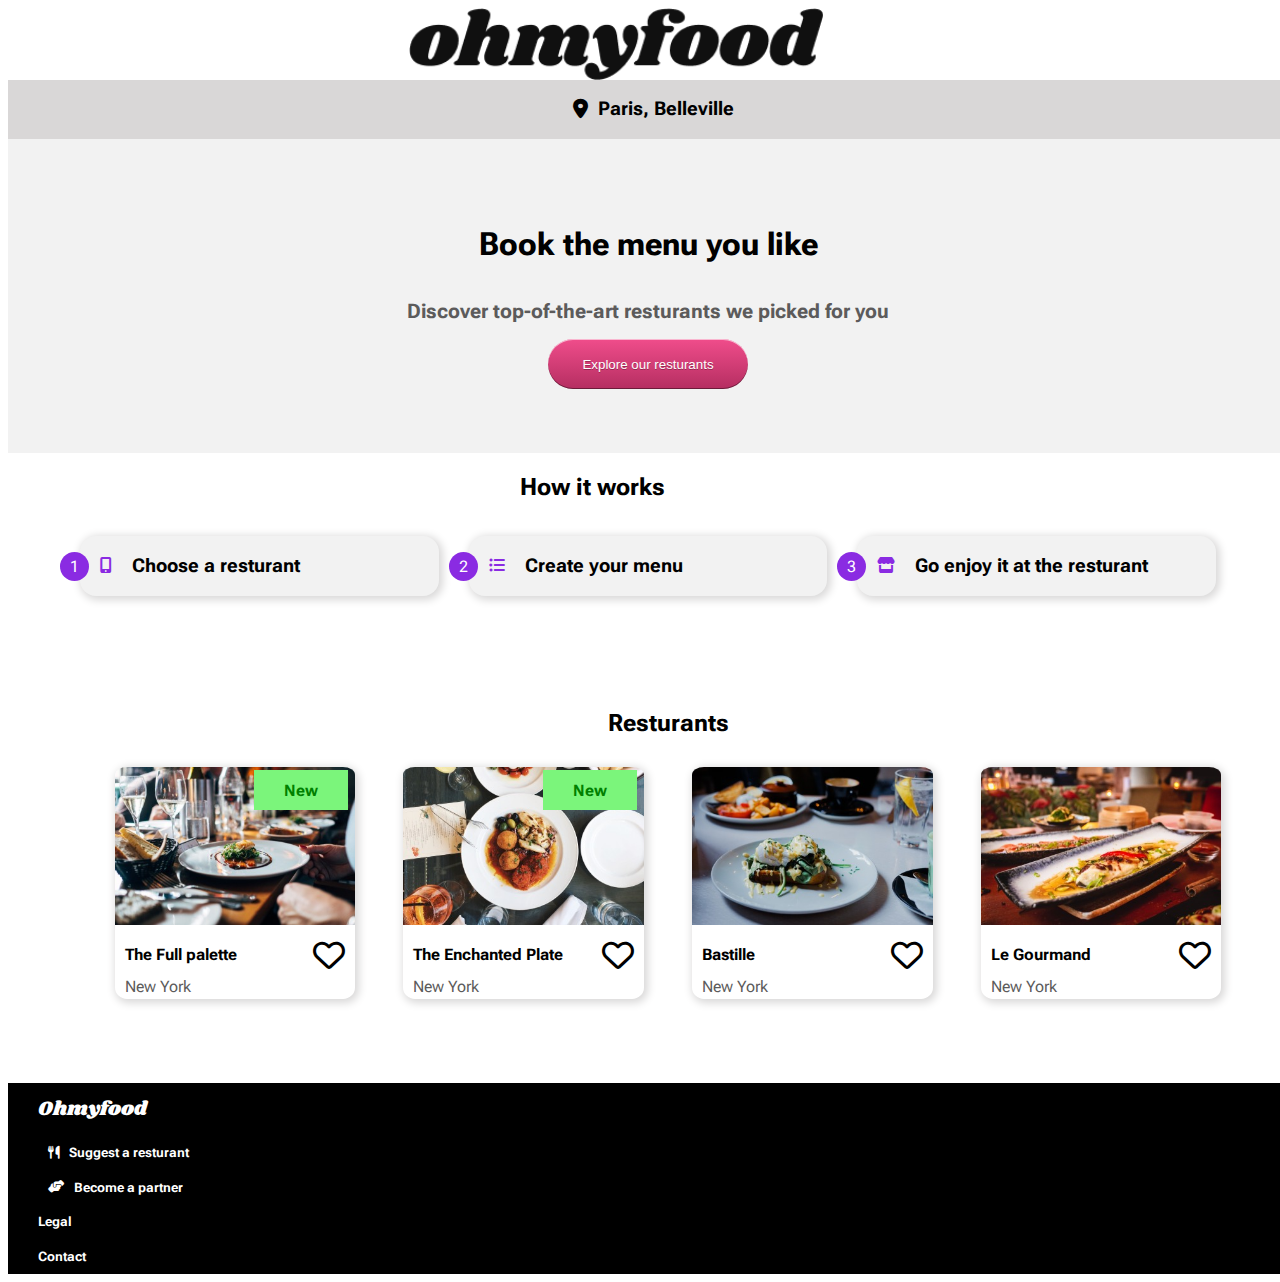
<file: index.html>
<!DOCTYPE html>
<html lang="en">
   <head>
      <title>ohmyfood</title>
      <link rel="stylesheet" type="text/css" href="./SCSS/main.css">
      <link type="text/css" rel="stylesheet" href="https://cdnjs.cloudflare.com/ajax/libs/font-awesome/6.2.1/css/all.min.css">
      <link rel="preconnect" href="https://fonts.gstatic.com" crossorigin>
      <link href="https://fonts.googleapis.com/css2?family=Raleway:ital,wght@1,200&family=Roboto+Flex:opsz,wght@8..144,200;8..144,300&display=swap" rel="stylesheet">
      <link rel="preconnect" href="https://fonts.googleapis.com">
      <link href="https://fonts.googleapis.com/css2?family=Raleway:ital,wght@1,200&family=Roboto+Flex:opsz,wght@8..144,200;8..144,300&family=Shrikhand&display=swap" rel="stylesheet">
   </head>
   <body>
      <div class="loader"></div>
      <main class="main">
         <header>
            <img src="Images/ohmyfood.png" alt="logo" class="top-logo">
         </header>
         <div class="location">
            <div class="map_icon">
               <i class="fa-sharp fa-solid fa-location-dot fa-lg"></i>
            </div>
            <h3> Paris, Belleville</h3>
         </div>
         <div class="explore-section">
            <h1>Book the menu you like</h1>
            <div class="txt_before_button">
               <h2>Discover top-of-the-art resturants we picked for you</h2>
            </div>
            <button>Explore our resturants</button>
         </div>
         <nav>
            <h2 class="nav_title">How it works</h2>
            <div class="options">
               <span class="number">1</span>
               <div class="mobile_icon">
                  <i class="fa-solid fa-mobile-screen-button"></i>
               </div>
               <h3> Choose a resturant</h3>
            </div>
            <div class="options">
               <span class="number">2</span>
               <div class="mobile_icon">
                  <i class="fa-solid fa-list-ul"></i>
               </div>
               <h3> Create your menu</h3>
            </div>
            <div class="options">
               <span class="number">3</span>
               <div class="mobile_icon">
                  <i class="fa-solid fa-store"></i>
               </div>
               <h3>Go enjoy it at the resturant</h3>
            </div>
         </nav>
         <div class="Resturants">
            <h2 class="food_title">Resturants</h2>
            <div class="Food_options">
               <div class="img_container">
                  <img src="Images/img_1.jpg" alt="food" class="food_imgs">
                  <div class="text-block">
                     <h4>New</h4>
                  </div>
               </div>
               <div class="food_txt">
                  <div class="food_name">
                     <p class="dish"><a href="./option1.html">The Full palette</a></p>
                     <p class="city"> New York</p>
                  </div>
                  <span class="icon-heart">
                  <i class="fa-solid fa-heart fill-heart"></i>
                  <i class="fa-regular fa-heart outline-heart"></i>
                  </span>
               </div>
            </div>
            <div class="Food_options">
               <div class="img_container">
                  <img src="Images/img_2.jpg" alt="food" class="food_img">
                  <div class="text-block">
                     <h4>New</h4>
                  </div>
               </div>
               <div class="food_txt">
                  <div class="food_name">
                     <p class="dish"><a href="./option2.html">The Enchanted Plate</a></p>
                     <p class="city"> New York</p>
                  </div>
                  <span class="icon-heart">
                  <i class="fa-solid fa-heart fill-heart"></i>
                  <i class="fa-regular fa-heart outline-heart"></i>
                  </span>
               </div>
            </div>
            <div class="Food_options">
               <div class="img_container">
                  <img src="Images/img_3.jpg" alt="food" class="food_img">
               </div>
               <div class="food_txt">
                  <div class="food_names">
                     <p class="dish"><a href="./option3.html">Bastille</a></p>
                     <p class="city"> New York</p>
                  </div>
                  <span class="icon-heart">
                  <i class="fa-solid fa-heart fill-heart"></i>
                  <i class="fa-regular fa-heart outline-heart "></i>
                  </span>
               </div>
            </div>
            <div class="Food_options">
               <div class="img_container">
                  <img src="Images/img_4.jpg" alt="food" class="food_img">
               </div>
               <div class="food_txt">
                  <div class="food_name">
                     <p class="dish"><a href="./option4.html">Le Gourmand</a></p>
                     <p class="city">New York</p>
                  </div>
                  <span class="icon-heart">
                  <i class="fa-solid fa-heart fill-heart "></i>
                  <i class="fa-regular fa-heart outline-heart"></i>
                  </span>
               </div>
            </div>
         </div>
         <footer>
            <h4 class="footer-logo">Ohmyfood</h4>
            <div class="footer_options">
               <div class="footer_icon">
                  <i class="fa-solid fa-utensils"></i>
               </div>
               <h4 class="bold-footer">Suggest a resturant</h4>
            </div>
            <div class="footer_options">
               <div class="footer_icon">
                  <i class="fa-solid fa-handshake-angle"></i>
               </div>
               <h4 class="bold-footer">Become a partner</h4>
            </div>
            <h4>Legal</h4>
            <h4><a href="mailto:info@ohmyfood.com" class="contact">Contact </a></h4>
         </footer>
      </main>
   </body>
</html>
</file>
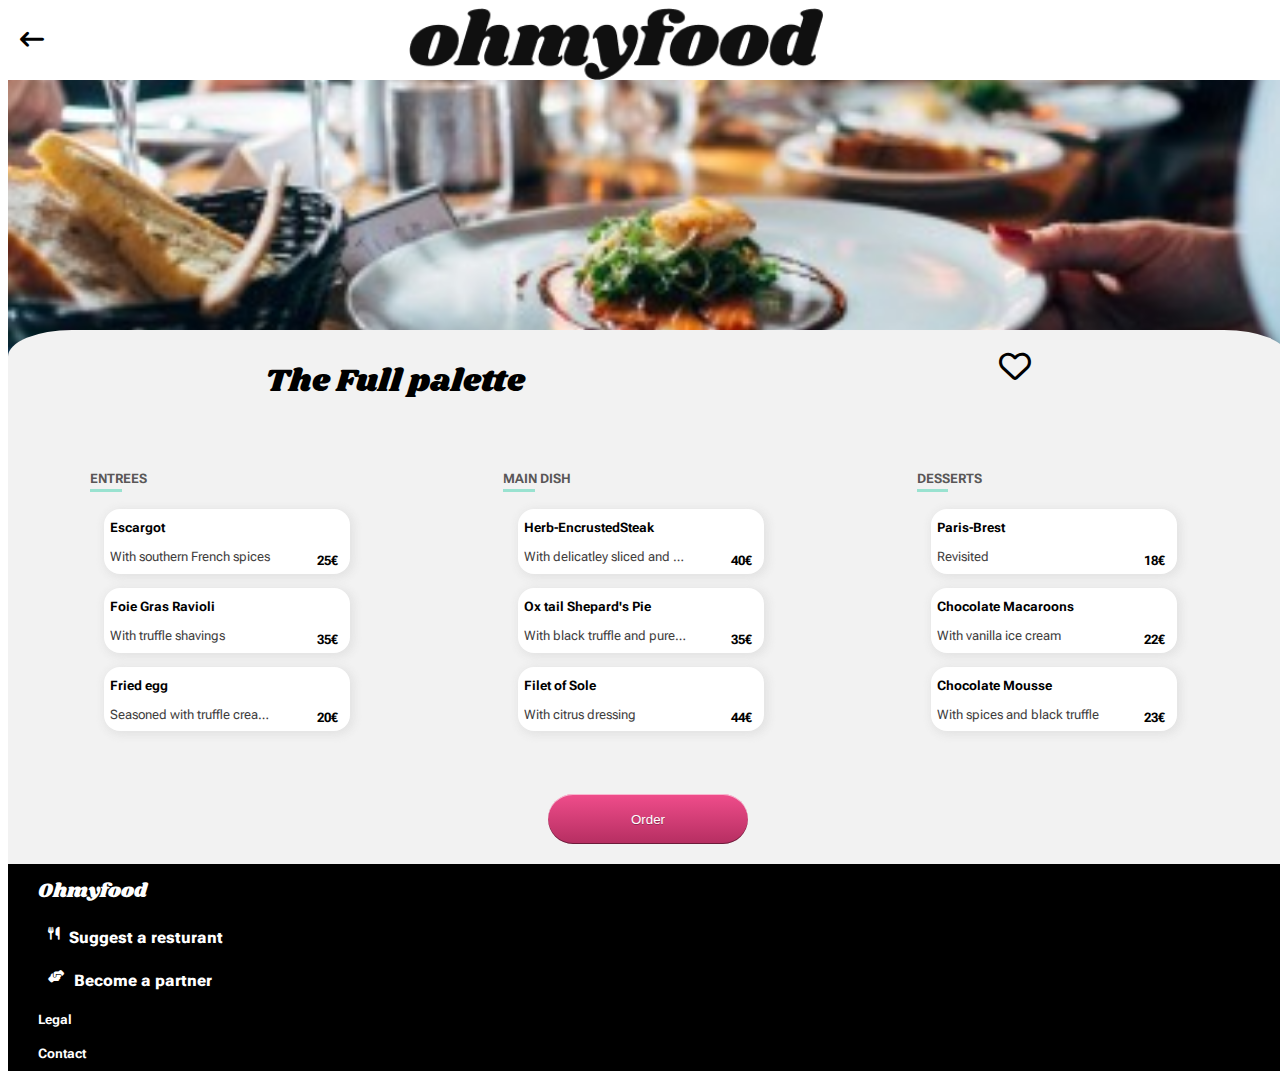
<file: option1.html>
<!DOCTYPE html>
<html lang="en">
   <head>
      <meta charset="UTF-8">
      <meta http-equiv="X-UA-Compatible" content="IE=edge">
      <meta name="viewport" content="width=device-width, initial-scale=1.0">
      <link rel="stylesheet" type="text/css" href="./SCSS/option1.css">
      <link rel="preconnect" href="https://fonts.googleapis.com">
      <link rel="preconnect" href="https://fonts.gstatic.com" crossorigin>
      <link href="https://fonts.googleapis.com/css2?family=Raleway:ital,wght@1,200&family=Roboto+Flex:opsz,wght@8..144,200;8..144,300&display=swap" rel="stylesheet">
      <link href="https://fonts.googleapis.com/css2?family=Raleway:ital,wght@1,200&family=Roboto+Flex:opsz,wght@8..144,200;8..144,300&family=Shrikhand&display=swap" rel="stylesheet">
      <link type="text/css" rel="stylesheet" href="https://cdnjs.cloudflare.com/ajax/libs/font-awesome/6.2.1/css/all.min.css">
      <title>Document</title>
   </head>
   <body>
      <header>
         <a href="./index.html"><i class="fa-solid fa-arrow-left-long arrow"></i></a>
         <img src="Images/ohmyfood.png" alt="logo" class="top-logo">
      </header>
      <div class="img_container">
         <!-- <img src="Images/img_1.jpg" alt="food" class="food_imgs"> -->
      </div>
      <section class="food-info">
         <div class="title">
            <div class="food_name">
               <p class="dish">The Full palette</p>
            </div>
            <span class="icon-heart">
            <i class=" fill-heart fa-solid fa-heart "></i>
            <i class="fa-regular fa-heart outline-heart"></i>
            </span>
         </div>
         <div class="choose">
            <div class="entrees">
               <h4 class="course">ENTREES</h4>
               <div class="e-options">
                  <div class="name">
                     <div class="dish-name">
                        <h4> Escargot</h4>
                     </div>
                     <div class="ingredients">
                        <p>With southern French spices</p>
                     </div>
                  </div>
                  <div class="price">
                     <p> 25€</p>
                  </div>
                  <div class="pick-me">
                     <i class="fa-sharp fa-solid fa-circle-check tick"></i>
                  </div>
               </div>
               <div class="e-options">
                  <div class="name">
                     <div class="dish-name">
                        <h4>Foie Gras Ravioli</h4>
                     </div>
                     <div class="ingredients">
                        <p >With truffle shavings</p>
                     </div>
                  </div>
                  <div class="price">
                     <p> 35€</p>
                  </div>
                  <div class="pick-me">
                     <i class="fa-sharp fa-solid fa-circle-check tick"></i>
                  </div>
               </div>
               <div class="e-options">
                  <div class="name">
                     <div class="dish-name">
                        <h4> Fried egg</h4>
                     </div>
                     <div class="ingredients">
                        <p>Seasoned with truffle cream and</p>
                     </div>
                  </div>
                  <div class="price">
                     <p> 20€</p>
                  </div>
                  <div class="pick-me">
                     <i class="fa-sharp fa-solid fa-circle-check tick"></i>
                  </div>
               </div>
            </div>
            <div class="main-dish">
               <h4 class="course">MAIN DISH</h4>
               <div class="e-options">
                  <div class="name">
                     <div class="dish-name">
                        <h4> Herb-EncrustedSteak</h4>
                     </div>
                     <div class="ingredients">
                        <p>With delicatley sliced and Seasoned veg</p>
                     </div>
                  </div>
                  <div class="price">
                     <p> 40€</p>
                  </div>
                  <div class="pick-me">
                     <i class="fa-sharp fa-solid fa-circle-check tick"></i>
                  </div>
               </div>
               <div class="e-options">
                  <div class="name">
                     <div class="dish-name">
                        <h4> Ox tail Shepard's Pie</h4>
                     </div>
                     <div class="ingredients">
                        <p>With black truffle and pureed parsnips</p>
                     </div>
                  </div>
                  <div class="price">
                     <p> 35€</p>
                  </div>
                  <div class="pick-me">
                     <i class="fa-sharp fa-solid fa-circle-check tick"></i>
                  </div>
               </div>
               <div class="e-options">
                  <div class="name">
                     <div class="dish-name">
                        <h4>Filet of Sole</h4>
                     </div>
                     <div class="ingredients">
                        <p>With citrus dressing</p>
                     </div>
                  </div>
                  <div class="price">
                     <p> 44€</p>
                  </div>
                  <div class="pick-me">
                     <i class="fa-sharp fa-solid fa-circle-check tick"></i>
                  </div>
               </div>
            </div>
            <div class="desserts">
               <h4 class="course">DESSERTS</h4>
               <div class="e-options">
                  <div class="name">
                     <div class="dish-name">
                        <h4>Paris-Brest</h4>
                     </div>
                     <div class="ingredients">
                        <p>Revisited</p>
                     </div>
                  </div>
                  <div class="price">
                     <p> 18€</p>
                  </div>
                  <div class="pick-me">
                     <i class="fa-sharp fa-solid fa-circle-check tick"></i>
                  </div>
               </div>
               <div class="e-options">
                  <div class="name">
                     <div class="dish-name">
                        <h4>Chocolate Macaroons</h4>
                     </div>
                     <div class="ingredients">
                        <p>With vanilla ice cream</p>
                     </div>
                  </div>
                  <div class="price">
                     <p> 22€</p>
                  </div>
                  <div class="pick-me">
                     <i class="fa-sharp fa-solid fa-circle-check tick"></i>
                  </div>
               </div>
               <div class="e-options">
                  <div class="name">
                     <div class="dish-name">
                        <h4>Chocolate Mousse</h4>
                     </div>
                     <div class="ingredients">
                        <p  >With spices and black truffle</p>
                     </div>
                  </div>
                  <div class="price">
                     <p> 23€</p>
                  </div>
                  <span class="pick-me">
                  <i class="fa-sharp fa-solid fa-circle-check tick"></i>
                  </span>
               </div>
            </div>
         </div>
         <div class="order-button">
            <button>Order</button>
         </div>
      </section>
      <footer>
         <h4 class="footer-logo">Ohmyfood</h4>
         <div class="footer_options">
            <div class="footer_icon">
               <i class="fa-solid fa-utensils"></i>
            </div>
            <h4 class="bold-footer">Suggest a resturant</h4>
         </div>
         <div class="footer_options">
            <div class="footer_icon">
               <i class="fa-solid fa-handshake-angle"></i>
            </div>
            <h4 class="bold-footer">Become a partner</h4>
         </div>
         <h4>Legal</h4>
         <h4><a href="mailto:info@ohmyfood.com" class="contact">Contact </a></h4>
      </footer>
   </body>
</html>
</file>
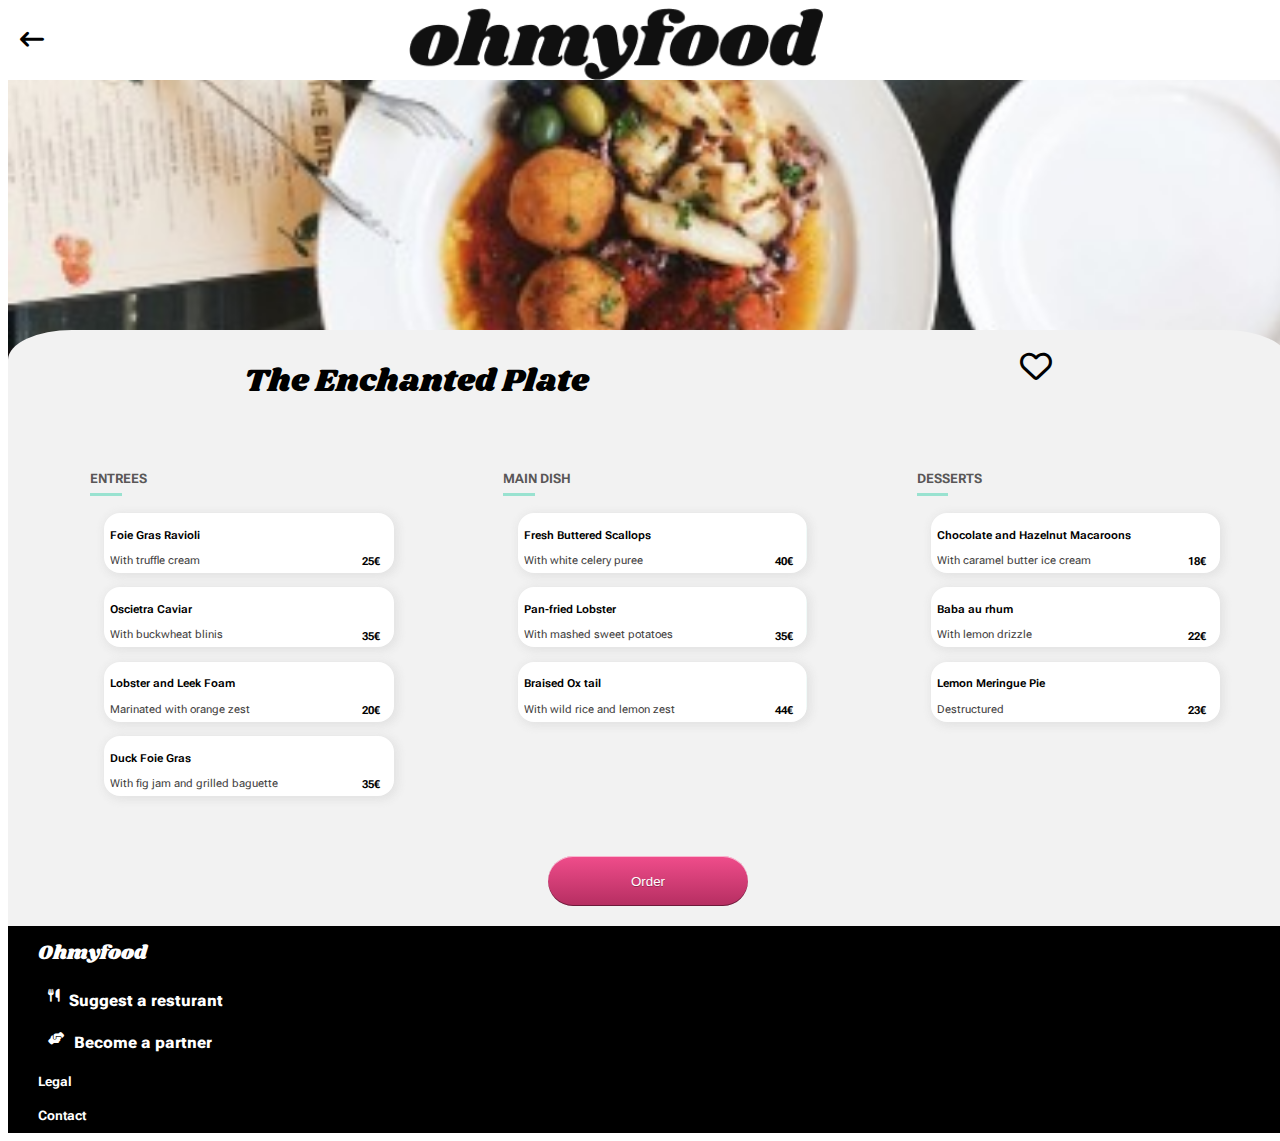
<file: option2.html>
<!DOCTYPE html>
<html lang="en">
   <head>
      <meta charset="UTF-8">
      <meta http-equiv="X-UA-Compatible" content="IE=edge">
      <meta name="viewport" content="width=device-width, initial-scale=1.0">
      <link rel="stylesheet" type="text/css" href="./SCSS/option2.css">
      <link rel="preconnect" href="https://fonts.googleapis.com">
      <link rel="preconnect" href="https://fonts.gstatic.com" crossorigin>
      <link href="https://fonts.googleapis.com/css2?family=Raleway:ital,wght@1,200&family=Roboto+Flex:opsz,wght@8..144,200;8..144,300&display=swap" rel="stylesheet">
      <link type="text/css" rel="stylesheet" href="https://cdnjs.cloudflare.com/ajax/libs/font-awesome/6.2.1/css/all.min.css">
      <link href="https://fonts.googleapis.com/css2?family=Raleway:ital,wght@1,200&family=Roboto+Flex:opsz,wght@8..144,200;8..144,300&family=Shrikhand&display=swap" rel="stylesheet">
      <title>Document</title>
   </head>
   <body>
      <header>
         <a href="./index.html"><i class="fa-solid fa-arrow-left-long arrow"></i></a>
         <img src="Images/ohmyfood.png" alt="logo" class="top-logo">
      </header>
      <div class="img_container">
         <!-- <img src="Images/img_2.jpg" alt="food" class="food_imgs"> -->
      </div>
      <section class="food-info">
         <div class="title">
            <div class="food_name">
               <p class="dish">The Enchanted Plate</p>
            </div>
            <span class="icon-heart">
            <i class="fa-solid fa-heart fill-heart"></i>
            <i class="fa-regular fa-heart outline-heart"></i>
            </span>
         </div>
         <div class="choose">
            <div class="entrees">
               <h4 class="course">ENTREES</h4>
               <div class="e-options">
                  <div class="name">
                     <div class="dish-name">
                        <h4>Foie Gras Ravioli</h4>
                     </div>
                     <div class="ingredients">
                        <p>With truffle cream</p>
                     </div>
                  </div>
                  <div class="price">
                     <p> 25€</p>
                  </div>
                  <div class="pick-me">
                     <i class="fa-sharp fa-solid fa-circle-check tick"></i>
                  </div>
               </div>
               <div class="e-options">
                  <div class="name">
                     <div class="dish-name">
                        <h4>Oscietra Caviar</h4>
                     </div>
                     <div class="ingredients">
                        <p >With buckwheat blinis</p>
                     </div>
                  </div>
                  <div class="price">
                     <p> 35€</p>
                  </div>
                  <div class="pick-me">
                     <i class="fa-sharp fa-solid fa-circle-check tick"></i>
                  </div>
               </div>
               <div class="e-options">
                  <div class="name">
                     <div class="dish-name">
                        <h4>Lobster and Leek Foam</h4>
                     </div>
                     <div class="ingredients">
                        <p>Marinated with orange zest</p>
                     </div>
                  </div>
                  <div class="price">
                     <p> 20€</p>
                  </div>
                  <div class="pick-me">
                     <i class="fa-sharp fa-solid fa-circle-check tick"></i>
                  </div>
               </div>
               <div class="e-options">
                  <div class="name">
                     <div class="dish-name">
                        <h4>Duck Foie Gras</h4>
                     </div>
                     <div class="ingredients">
                        <p>With fig jam and grilled baguette</p>
                     </div>
                  </div>
                  <div class="price">
                     <p> 35€</p>
                  </div>
                  <div class="pick-me">
                     <i class="fa-sharp fa-solid fa-circle-check tick"></i>
                  </div>
               </div>
            </div>
            <div class="main-dish">
               <h4 class="course">MAIN DISH</h4>
               <div class="e-options">
                  <div class="name">
                     <div class="dish-name">
                        <h4>Fresh Buttered Scallops</h4>
                     </div>
                     <div class="ingredients">
                        <p>With white celery puree</p>
                     </div>
                  </div>
                  <div class="price">
                     <p> 40€</p>
                  </div>
                  <div class="pick-me">
                     <i class="fa-sharp fa-solid fa-circle-check tick"></i>
                  </div>
               </div>
               <div class="e-options">
                  <div class="name">
                     <div class="dish-name">
                        <h4>Pan-fried Lobster</h4>
                     </div>
                     <div class="ingredients">
                        <p>With mashed sweet potatoes</p>
                     </div>
                  </div>
                  <div class="price">
                     <p> 35€</p>
                  </div>
                  <div class="pick-me">
                     <i class="fa-sharp fa-solid fa-circle-check tick"></i>
                  </div>
               </div>
               <div class="e-options">
                  <div class="name">
                     <div class="dish-name">
                        <h4>Braised Ox tail</h4>
                     </div>
                     <div class="ingredients">
                        <p>With wild rice and lemon zest</p>
                     </div>
                  </div>
                  <div class="price">
                     <p> 44€</p>
                  </div>
                  <div class="pick-me">
                     <i class="fa-sharp fa-solid fa-circle-check tick"></i>
                  </div>
               </div>
            </div>
            <div class="desserts">
               <h4 class="course">DESSERTS</h4>
               <div class="e-options">
                  <div class="name">
                     <div class="dish-name">
                        <h4>Chocolate and Hazelnut Macaroons</h4>
                     </div>
                     <div class="ingredients">
                        <p>With caramel butter ice cream</p>
                     </div>
                  </div>
                  <div class="price">
                     <p> 18€</p>
                  </div>
                  <div class="pick-me">
                     <i class="fa-sharp fa-solid fa-circle-check tick"></i>
                  </div>
               </div>
               <div class="e-options">
                  <div class="name">
                     <div class="dish-name">
                        <h4>Baba au rhum</h4>
                     </div>
                     <div class="ingredients">
                        <p>With lemon drizzle</p>
                     </div>
                  </div>
                  <div class="price">
                     <p> 22€</p>
                  </div>
                  <div class="pick-me">
                     <i class="fa-sharp fa-solid fa-circle-check tick"></i>
                  </div>
               </div>
               <div class="e-options">
                  <div class="name">
                     <div class="dish-name">
                        <h4>Lemon Meringue Pie</h4>
                     </div>
                     <div class="ingredients">
                        <p>Destructured</p>
                     </div>
                  </div>
                  <div class="price">
                     <p> 23€</p>
                  </div>
                  <div class="pick-me">
                     <i class="fa-sharp fa-solid fa-circle-check tick"></i>
                  </div>
               </div>
            </div>
         </div>
         <div class="order-button">
            <button>Order</button>
         </div>
      </section>
      <footer>
         <h4 class="footer-logo">Ohmyfood</h4>
         <div class="footer_options">
            <div class="footer_icon">
               <i class="fa-solid fa-utensils"></i>
            </div>
            <h4 class="bold-footer">Suggest a resturant</h4>
         </div>
         <div class="footer_options">
            <div class="footer_icon">
               <i class="fa-solid fa-handshake-angle"></i>
            </div>
            <h4 class="bold-footer">Become a partner</h4>
         </div>
         <h4>Legal</h4>
         <h4><a href="mailto:info@ohmyfood.com" class="contact">Contact </a></h4>
      </footer>
   </body>
</html>
</file>
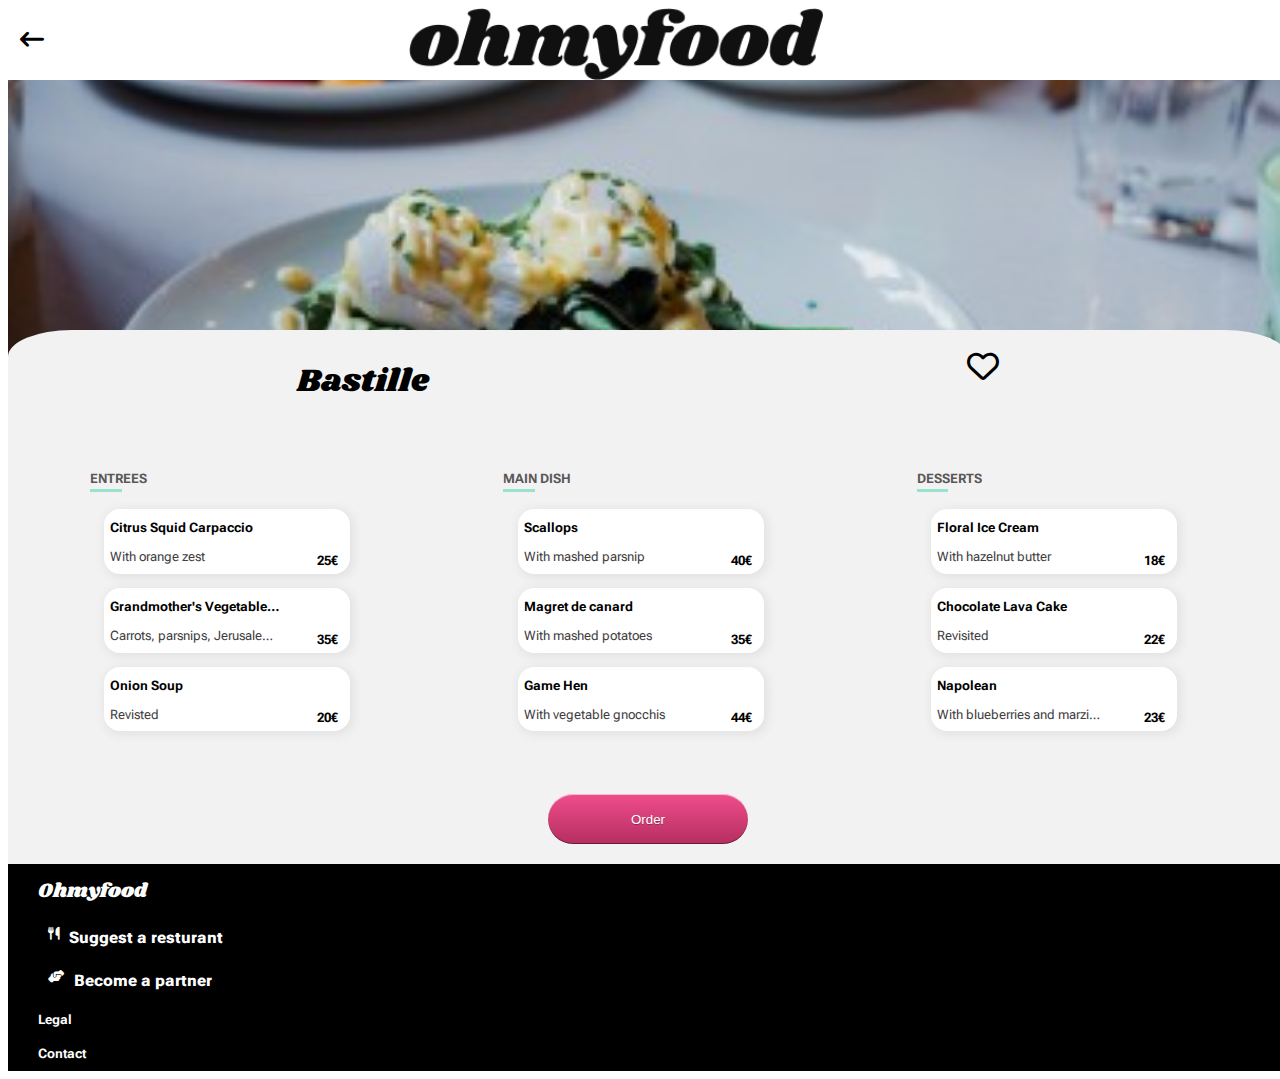
<file: option3.html>
<!DOCTYPE html>
<html lang="en">
   <head>
      <meta charset="UTF-8">
      <meta http-equiv="X-UA-Compatible" content="IE=edge">
      <meta name="viewport" content="width=device-width, initial-scale=1.0">
      <link rel="stylesheet" type="text/css" href="./SCSS/option3.css">
      <link rel="preconnect" href="https://fonts.googleapis.com">
      <link rel="preconnect" href="https://fonts.gstatic.com" crossorigin>
      <link href="https://fonts.googleapis.com/css2?family=Raleway:ital,wght@1,200&family=Roboto+Flex:opsz,wght@8..144,200;8..144,300&display=swap" rel="stylesheet">
      <link type="text/css" rel="stylesheet" href="https://cdnjs.cloudflare.com/ajax/libs/font-awesome/6.2.1/css/all.min.css">
      <link href="https://fonts.googleapis.com/css2?family=Raleway:ital,wght@1,200&family=Roboto+Flex:opsz,wght@8..144,200;8..144,300&family=Shrikhand&display=swap" rel="stylesheet">
      <title>Document</title>
   </head>
   <body>
      <header>
         <a href="./index.html"><i class="fa-solid fa-arrow-left-long arrow"></i></a>
         <img src="Images/ohmyfood.png" alt="logo" class="top-logo">
      </header>
      <div class="img_container">
      </div>
      <section class="food-info">
         <div class="title">
            <div class="food_name">
               <p class="dish">Bastille</p>
            </div>
            <span class="icon-heart">
            <i class="fa-solid fa-heart fill-heart"></i>
            <i class="fa-regular fa-heart outline-heart"></i>
            </span>
         </div>
         <div class="choose">
            <div class="entrees">
               <h4 class="course">ENTREES</h4>
               <div class="e-options">
                  <div class="name">
                     <div class="dish-name">
                        <h4>Citrus Squid Carpaccio</h4>
                     </div>
                     <div class="ingredients">
                        <p>With orange zest</p>
                     </div>
                  </div>
                  <div class="price">
                     <p> 25€</p>
                  </div>
                  <div class="pick-me">
                     <i class="fa-sharp fa-solid fa-circle-check tick"></i>
                  </div>
               </div>
               <div class="e-options">
                  <div class="name">
                     <div class="dish-name">
                        <h4>Grandmother's Vegetable Soup</h4>
                     </div>
                     <div class="ingredients">
                        <p>Carrots, parsnips, Jerusalem artichoke</p>
                     </div>
                  </div>
                  <div class="price">
                     <p> 35€</p>
                  </div>
                  <div class="pick-me">
                     <i class="fa-sharp fa-solid fa-circle-check tick"></i>
                  </div>
               </div>
               <div class="e-options">
                  <div class="name">
                     <div class="dish-name">
                        <h4>Onion Soup</h4>
                     </div>
                     <div class="ingredients">
                        <p>Revisted</p>
                     </div>
                  </div>
                  <div class="price">
                     <p> 20€</p>
                  </div>
                  <div class="pick-me">
                     <i class="fa-sharp fa-solid fa-circle-check tick"></i>
                  </div>
               </div>
            </div>
            <div class="main-dish">
               <h4 class="course">MAIN DISH</h4>
               <div class="e-options">
                  <div class="name">
                     <div class="dish-name">
                        <h4>Scallops</h4>
                     </div>
                     <div class="ingredients">
                        <p>With mashed parsnip</p>
                     </div>
                  </div>
                  <div class="price">
                     <p> 40€</p>
                  </div>
                  <div class="pick-me">
                     <i class="fa-sharp fa-solid fa-circle-check tick"></i>
                  </div>
               </div>
               <div class="e-options">
                  <div class="name">
                     <div class="dish-name">
                        <h4>Magret de canard</h4>
                     </div>
                     <div class="ingredients">
                        <p>With mashed potatoes</p>
                     </div>
                  </div>
                  <div class="price">
                     <p> 35€</p>
                  </div>
                  <div class="pick-me">
                     <i class="fa-sharp fa-solid fa-circle-check tick"></i>
                  </div>
               </div>
               <div class="e-options">
                  <div class="name">
                     <div class="dish-name">
                        <h4>Game Hen</h4>
                     </div>
                     <div class="ingredients">
                        <p>With vegetable gnocchis</p>
                     </div>
                  </div>
                  <div class="price">
                     <p> 44€</p>
                  </div>
                  <div class="pick-me">
                     <i class="fa-sharp fa-solid fa-circle-check tick"></i>
                  </div>
               </div>
            </div>
            <div class="desserts">
               <h4 class="course">DESSERTS</h4>
               <div class="e-options">
                  <div class="name">
                     <div class="dish-name">
                        <h4>Floral Ice Cream</h4>
                     </div>
                     <div class="ingredients">
                        <p>With hazelnut butter</p>
                     </div>
                  </div>
                  <div class="price">
                     <p> 18€</p>
                  </div>
                  <div class="pick-me">
                     <i class="fa-sharp fa-solid fa-circle-check tick"></i>
                  </div>
               </div>
               <div class="e-options">
                  <div class="name">
                     <div class="dish-name">
                        <h4>Chocolate Lava Cake</h4>
                     </div>
                     <div class="ingredients">
                        <p>Revisited</p>
                     </div>
                  </div>
                  <div class="price">
                     <p> 22€</p>
                  </div>
                  <div class="pick-me">
                     <i class="fa-sharp fa-solid fa-circle-check tick"></i>
                  </div>
               </div>
               <div class="e-options">
                  <div class="name">
                     <div class="dish-name">
                        <h4>Napolean</h4>
                     </div>
                     <div class="ingredients">
                        <p>With blueberries and marzipanh</p>
                     </div>
                  </div>
                  <div class="price">
                     <p> 23€</p>
                  </div>
                  <div class="pick-me">
                     <i class="fa-sharp fa-solid fa-circle-check tick"></i>
                  </div>
               </div>
            </div>
         </div>
         <div class="order-button">
            <button>Order</button>
         </div>
      </section>
      <footer>
         <h4 class="footer-logo">Ohmyfood</h4>
         <div class="footer_options">
            <div class="footer_icon">
               <i class="fa-solid fa-utensils"></i>
            </div>
            <h4 class="bold-footer">Suggest a resturant</h4>
         </div>
         <div class="footer_options">
            <div class="footer_icon">
               <i class="fa-solid fa-handshake-angle"></i>
            </div>
            <h4 class="bold-footer">Become a partner</h4>
         </div>
         <h4>Legal</h4>
         <h4><a href="mailto:info@ohmyfood.com" class="contact">Contact </a></h4>
      </footer>
   </body>
</html>
</file>
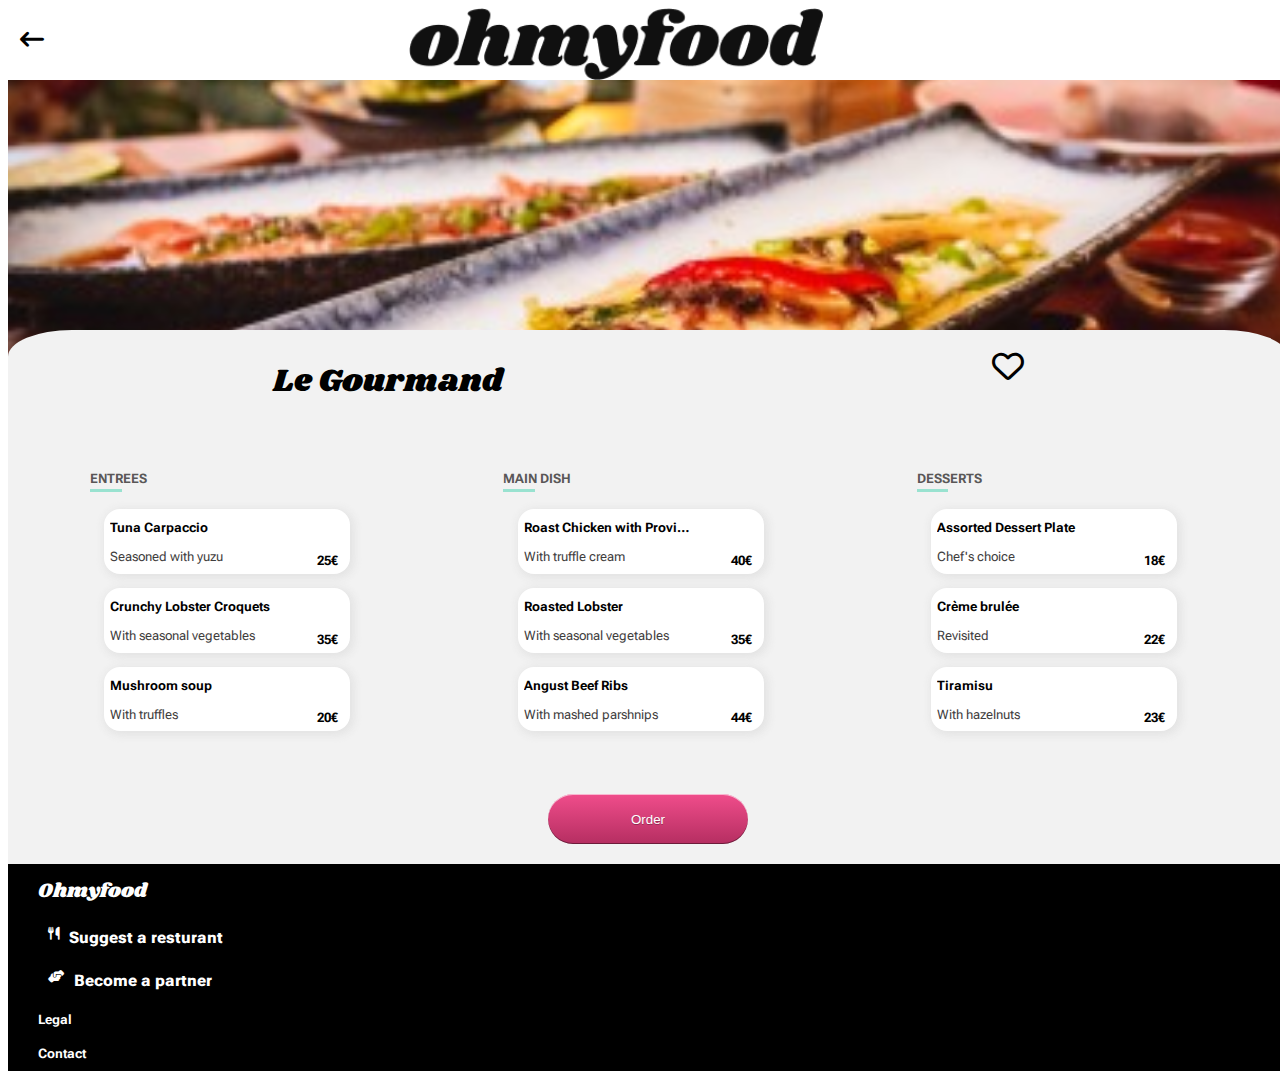
<file: option4.html>
<!DOCTYPE html>
<html lang="en">
   <head>
      <meta charset="UTF-8">
      <meta http-equiv="X-UA-Compatible" content="IE=edge">
      <meta name="viewport" content="width=device-width, initial-scale=1.0">
      <link rel="stylesheet" type="text/css" href="./SCSS/option4.css">
      <link rel="preconnect" href="https://fonts.googleapis.com">
      <link rel="preconnect" href="https://fonts.gstatic.com" crossorigin>
      <link href="https://fonts.googleapis.com/css2?family=Raleway:ital,wght@1,200&family=Roboto+Flex:opsz,wght@8..144,200;8..144,300&display=swap" rel="stylesheet">
      <link type="text/css" rel="stylesheet" href="https://cdnjs.cloudflare.com/ajax/libs/font-awesome/6.2.1/css/all.min.css">
      <link href="https://fonts.googleapis.com/css2?family=Raleway:ital,wght@1,200&family=Roboto+Flex:opsz,wght@8..144,200;8..144,300&family=Shrikhand&display=swap" rel="stylesheet">
      <title>Document</title>
   </head>
   <body>
      <header>
         <a href="./index.html"><i class="fa-solid fa-arrow-left-long arrow"></i></a>
         <img src="Images/ohmyfood.png" alt="logo" class="top-logo">
      </header>
      <div class="img_container">
      </div>
      <section class="food-info">
         <div class="title">
            <div class="food_name">
               <p class="dish">Le Gourmand</p>
            </div>
            <span class="icon-heart">
            <i class="fa-solid fa-heart fill-heart"></i>
            <i class="fa-regular fa-heart outline-heart"></i>
            </span>
         </div>
         <div class="choose">
            <div class="entrees">
               <h4 class="course">ENTREES</h4>
               <div class="e-options">
                  <div class="name">
                     <div class="dish-name">
                        <h4>Tuna Carpaccio</h4>
                     </div>
                     <div class="ingredients">
                        <p>Seasoned with yuzu</p>
                     </div>
                  </div>
                  <div class="price">
                     <p> 25€</p>
                  </div>
                  <div class="pick-me">
                     <i class="fa-sharp fa-solid fa-circle-check tick"></i>
                  </div>
               </div>
               <div class="e-options">
                  <div class="name">
                     <div class="dish-name">
                        <h4>Crunchy Lobster Croquets</h4>
                     </div>
                     <div class="ingredients">
                        <p>With seasonal vegetables</p>
                     </div>
                  </div>
                  <div class="price">
                     <p> 35€</p>
                  </div>
                  <div class="pick-me">
                     <i class="fa-sharp fa-solid fa-circle-check tick"></i>
                  </div>
               </div>
               <div class="e-options">
                  <div class="name">
                     <div class="dish-name">
                        <h4>Mushroom soup</h4>
                     </div>
                     <div class="ingredients">
                        <p>With truffles</p>
                     </div>
                  </div>
                  <div class="price">
                     <p> 20€</p>
                  </div>
                  <div class="pick-me">
                     <i class="fa-sharp fa-solid fa-circle-check tick"></i>
                  </div>
               </div>
            </div>
            <div class="main-dish">
               <h4 class="course">MAIN DISH</h4>
               <div class="e-options">
                  <div class="name">
                     <div class="dish-name">
                        <h4>Roast Chicken with Provincal Herbs</h4>
                     </div>
                     <div class="ingredients">
                        <p>With truffle cream</p>
                     </div>
                  </div>
                  <div class="price">
                     <p> 40€</p>
                  </div>
                  <div class="pick-me">
                     <i class="fa-sharp fa-solid fa-circle-check tick"></i>
                  </div>
               </div>
               <div class="e-options">
                  <div class="name">
                     <div class="dish-name">
                        <h4>Roasted Lobster</h4>
                     </div>
                     <div class="ingredients">
                        <p>With seasonal vegetables</p>
                     </div>
                  </div>
                  <div class="price">
                     <p> 35€</p>
                  </div>
                  <div class="pick-me">
                     <i class="fa-sharp fa-solid fa-circle-check tick"></i>
                  </div>
               </div>
               <div class="e-options">
                  <div class="name">
                     <div class="dish-name">
                        <h4>Angust Beef Ribs</h4>
                     </div>
                     <div class="ingredients">
                        <p>With mashed parshnips</p>
                     </div>
                  </div>
                  <div class="price">
                     <p> 44€</p>
                  </div>
                  <div class="pick-me">
                     <i class="fa-sharp fa-solid fa-circle-check tick"></i>
                  </div>
               </div>
            </div>
            <div class="desserts">
               <h4 class="course">DESSERTS</h4>
               <div class="e-options">
                  <div class="name">
                     <div class="dish-name">
                        <h4>Assorted Dessert Plate</h4>
                     </div>
                     <div class="ingredients">
                        <p>Chef's choice</p>
                     </div>
                  </div>
                  <div class="price">
                     <p> 18€</p>
                  </div>
                  <div class="pick-me">
                     <i class="fa-sharp fa-solid fa-circle-check tick"></i>
                  </div>
               </div>
               <div class="e-options">
                  <div class="name">
                     <div class="dish-name">
                        <h4>Crème brulée</h4>
                     </div>
                     <div class="ingredients">
                        <p>Revisited</p>
                     </div>
                  </div>
                  <div class="price">
                     <p> 22€</p>
                  </div>
                  <div class="pick-me">
                     <i class="fa-sharp fa-solid fa-circle-check tick"></i>
                  </div>
               </div>
               <div class="e-options">
                  <div class="name">
                     <div class="dish-name">
                        <h4>Tiramisu</h4>
                     </div>
                     <div class="ingredients">
                        <p>With hazelnuts</p>
                     </div>
                  </div>
                  <div class="price">
                     <p> 23€</p>
                  </div>
                  <div class="pick-me">
                     <i class="fa-sharp fa-solid fa-circle-check tick"></i>
                  </div>
               </div>
            </div>
         </div>
         <div class="order-button">
            <button>Order</button>
         </div>
      </section>
      <footer>
         <h4 class="footer-logo">Ohmyfood</h4>
         <div class="footer_options">
            <div class="footer_icon">
               <i class="fa-solid fa-utensils"></i>
            </div>
            <h4 class="bold-footer">Suggest a resturant</h4>
         </div>
         <div class="footer_options">
            <div class="footer_icon">
               <i class="fa-solid fa-handshake-angle"></i>
            </div>
            <h4 class="bold-footer">Become a partner</h4>
         </div>
         <h4>Legal</h4>
         <h4><a href="mailto:info@ohmyfood.com" class="contact">Contact </a></h4>
      </footer>
   </body>
</html>
</file>
<file: SCSS/main.css>
* {
  box-sizing: border-box;
}

@-webkit-keyframes appear {
  0% {
    opacity: 0;
  }
  50% {
    opacity: 0;
  }
  100% {
    opacity: 1;
  }
}

@keyframes appear {
  0% {
    opacity: 0;
  }
  50% {
    opacity: 0;
  }
  100% {
    opacity: 1;
  }
}
body {
  width: 100%;
  font-family: "Roboto Flex", sans-serif;
}

.main {
  -webkit-animation-name: appear;
          animation-name: appear;
  -webkit-animation-duration: 4s;
          animation-duration: 4s;
}

.top-logo {
  width: 60%;
  height: auto;
}

.loader {
  opacity: 0;
  visibility: hidden;
  position: fixed;
  top: 0;
  left: 0;
  width: 100vw;
  height: 100vh;
  display: flex;
  flex-flow: row wrap;
  justify-content: center;
  align-content: center;
  background-color: #9356DC;
  -webkit-animation: vanish 2s ease;
          animation: vanish 2s ease;
  -webkit-animation-name: vanish;
          animation-name: vanish;
  -webkit-animation-iteration-count: 1;
          animation-iteration-count: 1;
}

.loader::after {
  content: "";
  opacity: 0;
  visibility: hidden;
  width: 75px;
  height: 75px;
  border: 15px solid #FF79DA;
  border-top-color: #99E2D0;
  border-radius: 50%;
  -webkit-animation: loading 0.75s ease-in-out infinite;
          animation: loading 0.75s ease-in-out infinite;
}

@-webkit-keyframes loading {
  0% {
    transform: rotate(0turn);
  }
  50% {
    opacity: 1;
    visibility: visible;
  }
  100% {
    transform: rotate(1turn);
    opacity: 1;
    visibility: visible;
  }
}

@keyframes loading {
  0% {
    transform: rotate(0turn);
  }
  50% {
    opacity: 1;
    visibility: visible;
  }
  100% {
    transform: rotate(1turn);
    opacity: 1;
    visibility: visible;
  }
}
@-webkit-keyframes vanish {
  0% {
    opacity: 1;
  }
  50% {
    opacity: 1;
  }
  100% {
    opacity: 1;
    visibility: visible;
  }
}
@keyframes vanish {
  0% {
    opacity: 1;
  }
  50% {
    opacity: 1;
  }
  100% {
    opacity: 1;
    visibility: visible;
  }
}
header {
  width: 95%;
  display: flex;
  justify-content: center;
  flex-direction: row;
}

.location {
  width: 100%;
  background-color: #d9d7d7;
  display: flex;
  justify-content: center;
  flex-direction: row;
}

.map_icon {
  align-self: center;
  margin: 10px;
}

.explore-section {
  background-color: #F2F2F2;
  width: 100%;
  height: -webkit-max-content;
  height: -moz-max-content;
  height: max-content;
  padding-bottom: 20px;
  padding: 5%;
  text-align: center;
}

.txt_before_button {
  width: 100%;
  display: flex;
  justify-content: center;
  flex-direction: row;
  color: rgb(92, 91, 91);
  font-size: small;
}

button {
  border-radius: 5000px;
  height: 50px;
  width: 200px;
  color: #fff;
  text-shadow: 0 1px 0 rgba(0, 0, 0, 0.3);
  border: rgb(122, 119, 119);
  box-shadow: inset 0 1px 0 0 rgba(255, 255, 255, 0.6), inset 0 -1px 0 0 rgba(0, 0, 0, 0.4);
  cursor: pointer;
  background: #fff;
  background: linear-gradient(to bottom, #f04d8b, #b52e61);
}

button:hover {
  color: #fff;
  border: rgb(122, 119, 119);
  box-shadow: inset 0 1px 2px 0 rgba(224, 222, 222, 0.6), inset 0 -1px 0 0 rgba(0, 0, 0, 0.4);
  cursor: pointer;
  background: #fff;
  background: linear-gradient(to bottom, #f282ad, #bd8399);
  box-shadow: 0px 0px 5px 0px;
}

nav {
  width: 100%;
  display: flex;
  flex-flow: column wrap;
  align-content: center;
  margin-bottom: 30px;
}

.options {
  margin: 15px;
  display: flex;
  flex-flow: row wrap;
  row-gap: 17px;
  width: 350px;
  background-color: #F2F2F2;
  border: 5px;
  border-color: gray;
  box-shadow: 2px 2px 8px 2px rgb(217, 216, 216);
  border-radius: 16px;
  padding-left: 10px;
  position: relative;
}

.options:hover {
  box-shadow: 3px 3px 9px 2px rgb(185, 183, 183);
  background-color: #f2bbe2;
  cursor: pointer;
}

.number {
  position: absolute;
  left: -20px;
  bottom: 15px;
  padding: 5px 10px;
  border-radius: 50%;
  background: blueviolet;
  color: white;
}

.mobile_icon {
  align-self: center;
  margin: 10px;
  color: blueviolet;
  margin-right: 20px;
}

.Resturants {
  background-color: #F2F2F2;
  width: 100%;
  height: -webkit-max-content;
  height: -moz-max-content;
  height: max-content;
  text-align: center;
  flex-flow: column;
  padding: 3%;
}

.food_title {
  width: 100%;
  height: 2%;
}

.food_img {
  width: 100%;
  height: 30%;
  border-top-left-radius: 5%;
  border-top-right-radius: 5%;
}

.food_imgs {
  width: 100%;
  border-top-left-radius: 5%;
  border-top-right-radius: 5%;
}

.img_container {
  position: relative;
}

.text-block {
  position: absolute;
  display: flex;
  flex-flow: row wrap;
  align-content: center;
  top: 2%;
  right: 3%;
  height: 40px;
  background-color: rgb(123, 245, 123);
  color: green;
  padding-left: 30px;
  padding-right: 30px;
}

.Food_options {
  height: 20%;
  background-color: white;
  margin-bottom: 25px;
  padding: 0px;
  border: 5px;
  border-color: gray;
  box-shadow: 2px 2px 8px 2px rgb(217, 216, 216);
  border-radius: 5%;
}

.food_txt {
  display: flex;
  flex-direction: row;
  justify-content: space-between;
  height: 50%;
  -moz-column-gap: 0px;
       column-gap: 0px;
  padding: 10px;
  line-height: 0px;
}

.icon-heart .outline-heart {
  font-size: 2em;
}

.icon-heart {
  position: relative;
}

.outline-heart {
  color: black;
}

.fill-heart {
  background: -webkit-gradient(linear, left top, left bottom, from(#f00), to(#333));
  -webkit-background-clip: text;
  -webkit-text-fill-color: transparent;
  opacity: 0;
  position: absolute;
  left: 0;
  right: 0;
  bottom: 52%;
  text-align: center;
}

.icon-heart:hover .outline-heart {
  cursor: pointer;
}

.icon-heart:hover .fill-heart {
  cursor: pointer;
  opacity: 1;
  transform: scale(2.1);
  transition: all 3s;
}

.hearts {
  margin-left: 220px;
}

.food_name,
.food_names {
  display: flex;
  flex-flow: row wrap;
  width: 150px;
  height: 50px;
}

.food_names {
  width: 90px;
  height: 50px;
}

.city {
  color: rgb(92, 91, 91);
}

.dish {
  font-weight: bolder;
}

footer {
  background-color: black;
  color: white;
  width: 100%;
  display: flex;
  flex-flow: column wrap;
  padding-left: 30px;
  font-size: small;
  line-height: 0px;
}

.footer-logo {
  font-family: "Shrikhand", cursive;
  font-weight: lighter;
  font-size: 20px;
}

.footer_options {
  display: flex;
  flex-flow: row wrap;
}

.footer_icon {
  justify-self: center;
  margin: 10px;
}

a {
  color: black;
  text-decoration: none;
}

.contact {
  color: #fff;
  cursor: pointer;
}

@media only screen and (min-width: 550px) and (max-width: 1058px) {
  .top-logo {
    width: 34%;
    height: auto;
  }
  .Resturants {
    margin: 20px;
    background-color: white;
    width: 100%;
    height: -webkit-max-content;
    height: -moz-max-content;
    height: max-content;
    display: flex;
    flex-flow: row wrap;
    justify-content: space-around;
  }
  .food_title {
    margin: 30px;
    position: relative;
  }
  .Food_options {
    width: 45%;
    height: 45%;
    position: relative;
  }
}
@media only screen and (min-width: 1059px) {
  .top-logo {
    width: 34%;
    height: auto;
  }
  nav {
    width: 100%;
    display: flex;
    flex-flow: row wrap;
    justify-content: center;
  }
  .nav_title {
    display: block;
    padding-left: 40%;
    width: 100%;
  }
  .options {
    width: 28%;
  }
  .Resturants {
    margin: 20px;
    background-color: white;
    width: 100%;
    padding-right: 3%;
    height: -webkit-max-content;
    height: -moz-max-content;
    height: max-content;
    display: flex;
    flex-flow: row wrap;
    justify-content: space-evenly;
  }
  .food_title {
    margin: 30px;
  }
  .Food_options {
    width: 20%;
    height: 40%;
  }
}/*# sourceMappingURL=main.css.map */
</file>
<file: SCSS/option1.css>
@-webkit-keyframes slidein {
  0% {
    opacity: 0;
    height: 0%;
  }
  100% {
    opacity: 1;
  }
}
@keyframes slidein {
  0% {
    opacity: 0;
    height: 0%;
  }
  100% {
    opacity: 1;
  }
}
@-webkit-keyframes spin-animation {
  0% {
    transform: rotate(0deg);
  }
  50% {
    transform: rotate(90deg);
  }
  100% {
    transform: rotate(360deg);
  }
}
@keyframes spin-animation {
  0% {
    transform: rotate(0deg);
  }
  50% {
    transform: rotate(90deg);
  }
  100% {
    transform: rotate(360deg);
  }
}
* {
  box-sizing: border-box;
}

body {
  width: 100%;
  height: auto;
  font-family: "Raleway", sans-serif;
  font-family: "Roboto Flex", sans-serif;
}

header {
  width: 95%;
  display: flex;
  flex-flow: row wrap;
  justify-content: center;
  position: relative;
}

.top-logo {
  width: 80%;
  height: auto;
}

.arrow {
  justify-content: space-around;
  font-size: 1.5em;
  position: absolute;
  left: 1%;
  bottom: 40%;
}

.food_imgs {
  width: 100%;
  -o-object-fit: cover;
     object-fit: cover;
  -o-object-position: 20% 50%;
     object-position: 20% 50%;
  height: 250px;
}

.food-info {
  margin-top: -50px;
  background-color: #F2F2F2;
  display: flex;
  flex-flow: row wrap;
  height: auto;
  width: 100%;
  -moz-column-gap: 0px;
       column-gap: 0px;
  padding: 20px;
  line-height: 0px;
  border-top-left-radius: 5%;
  border-top-right-radius: 5%;
}

.title {
  display: flex;
  flex-flow: row nowrap;
  justify-content: space-around;
  width: 100%;
  height: auto;
}

.dish {
  font-family: "Shrikhand", cursive;
  font-weight: lighter;
  font-size: 140%;
}

.icon-heart .outline-heart {
  font-size: 2em;
}

.icon-heart {
  position: relative;
}

.outline-heart {
  color: black;
}

.fill-heart {
  background: -webkit-gradient(linear, left top, left bottom, from(#f00), to(#333));
  -webkit-background-clip: text;
  -webkit-text-fill-color: transparent;
  opacity: 0;
  position: absolute;
  left: 0;
  right: 0;
  bottom: 52%;
  text-align: center;
}

.icon-heart:hover .outline-heart {
  cursor: pointer;
}

.icon-heart:hover .fill-heart {
  cursor: pointer;
  opacity: 1;
  transform: scale(2.1);
  transition: all 3s;
}

.hearts {
  margin-left: 3%;
}

.food_name {
  display: flex;
  flex-flow: row wrap;
  height: 50px;
}

a {
  color: black;
  text-decoration: none;
}

.choose {
  display: flex;
  flex-flow: column nowrap;
  width: 100%;
  height: auto;
}

.entrees, .main-dish, .desserts {
  width: 100%;
  display: block;
  margin: 5%;
}

.entrees {
  -webkit-animation-name: slidein;
          animation-name: slidein;
  -webkit-animation-duration: 1s;
          animation-duration: 1s;
}

.main-dish {
  -webkit-animation-name: slidein;
          animation-name: slidein;
  -webkit-animation-duration: 2s;
          animation-duration: 2s;
}

.desserts {
  -webkit-animation-name: slidein;
          animation-name: slidein;
  -webkit-animation-duration: 3s;
          animation-duration: 3s;
}

.options {
  margin-top: 4%;
}

.e-options {
  margin: 5%;
  padding-left: 2%;
  display: flex;
  flex-flow: row nowrap;
  justify-content: space-between;
  row-gap: 17px;
  width: 85%;
  height: 25%;
  background-color: white;
  border: 5px;
  border-color: gray;
  box-shadow: 2px 2px 8px 2px rgba(217, 216, 216, 0.598);
  border-radius: 16px;
  overflow: hidden;
  position: relative;
}

.price {
  display: flex;
  flex-flow: column wrap;
  justify-content: flex-end;
  font-weight: bold;
  padding-right: 5%;
}

.pick-me {
  background-color: #99E2D0;
  color: white;
  font-size: 20px;
  border-top-right-radius: 16px;
  border-bottom-right-radius: 16px;
  width: 20%;
  height: 100%;
  display: flex;
  flex-flow: row wrap;
  justify-content: center;
  align-content: center;
  position: absolute;
  right: 0;
}

.ingredients p {
  height: 20px;
  width: 95%;
  padding-top: 8px;
  overflow: hidden;
  position: relative;
  display: inline-block;
  margin: 0px 0px 0 0px;
  text-overflow: ellipsis;
  white-space: nowrap;
}

.e-options:hover .ingredients p {
  white-space: nowrap;
  text-overflow: ellipsis;
  overflow: hidden;
  display: inline-block;
  width: 60%;
  height: 20px;
  margin: 0px 0px 0 0px;
}

.e-options:hover .dish-name h4 {
  white-space: nowrap;
  text-overflow: ellipsis;
  overflow: hidden;
  display: inline-block;
  width: 60%;
  height: 40px;
  margin: 0px 0px 0 0px;
  padding-top: 10%;
}

.price {
  transform: translateX(0%);
  transition: transform 500ms ease;
}

.e-options:hover .price {
  transform: translateX(-170%);
}

.pick-me {
  transform: translateX(100%);
  transition: transform 500ms ease;
}

.e-options:hover .pick-me {
  cursor: pointer;
  transform: translateX(0);
}

.e-options:hover .tick {
  transition: transform 0.6s;
  transform: rotate(360deg);
  -webkit-transform: rotate(360deg);
  -ms-transform: rotate(360deg);
}

.course {
  font-weight: bold;
  color: rgb(89, 87, 87);
  height: 5%;
  position: relative;
}

.course::after {
  content: "";
  position: absolute;
  left: 0;
  bottom: 0;
  width: 11%;
  height: 0.175rem;
  background: #99E2D0;
}

.dish-name h4 {
  font-weight: bold;
  color: black;
  width: 90%;
  height: 40px;
  margin: 0px 0px 0 0px;
  padding-top: 10%;
  white-space: nowrap;
  text-overflow: ellipsis;
  overflow: hidden;
  display: inline-block;
}

.name {
  color: rgb(63, 62, 62);
  display: block;
  width: 80%;
}

.order-button {
  display: flex;
  flex-flow: row wrap;
  padding-left: 20%;
  padding-top: 10%;
}

button {
  border-radius: 5000px;
  height: 50px;
  width: 200px;
  color: #fff;
  text-shadow: 0 1px 0 rgba(0, 0, 0, 0.3);
  border: rgb(122, 119, 119);
  box-shadow: inset 0 1px 0 0 rgba(255, 255, 255, 0.6), inset 0 -1px 0 0 rgba(0, 0, 0, 0.4);
  cursor: pointer;
  background: #fff;
  background: linear-gradient(to bottom, #f04d8b, #b52e61);
}

button:hover {
  color: #fff;
  border: rgb(122, 119, 119);
  box-shadow: inset 0 1px 2px 0 rgba(224, 222, 222, 0.6), inset 0 -1px 0 0 rgba(0, 0, 0, 0.4);
  cursor: pointer;
  background: #fff;
  background: linear-gradient(to bottom, #f282ad, #bd8399);
  box-shadow: 0px 0px 5px 0px;
}

footer {
  background-color: black;
  color: white;
  width: 100%;
  display: flex;
  flex-flow: column wrap;
  padding-left: 30px;
  font-size: small;
  line-height: 0px;
}

.footer-logo {
  font-family: "Shrikhand", cursive;
  font-weight: lighter;
  font-size: 20px;
}

.footer_options {
  display: flex;
  flex-flow: row wrap;
}

.footer_icon {
  justify-self: center;
  margin: 10px;
}

.bold-footer {
  font-weight: 800;
  font-size: medium;
}

.contact {
  color: #fff;
  cursor: pointer;
}

@media only screen and (min-width: 550px) and (max-width: 1058px) {
  .top-logo {
    width: 34%;
  }
  .dish {
    font-size: 200%;
  }
  .choose {
    display: flex;
    flex-flow: row wrap;
    justify-content: space-evenly;
    width: 100%;
    height: auto;
  }
  e.options {
    display: flex;
    flex-direction: row;
    width: 20%;
    height: 100%;
  }
  .entrees, .main-dish, .desserts {
    width: 40%;
    font-size: small;
    margin: 3%;
  }
  .ingredients {
    width: 90%;
  }
  .order-button {
    width: 80%;
    display: flex;
    flex-direction: row;
    justify-content: center;
    padding-top: 5%;
  }
}
@media only screen and (min-width: 1059px) {
  .top-logo {
    width: 34%;
  }
  .dish {
    font-size: 200%;
  }
  .choose {
    display: flex;
    flex-direction: row;
    justify-content: center;
    width: 100%;
    height: auto;
  }
  e.options {
    width: 30%;
  }
  .entrees, .main-dish, .desserts {
    width: 30%;
    font-size: small;
  }
  .ingredients {
    width: 90%;
  }
  .order-button {
    width: 80%;
    display: flex;
    flex-direction: row;
    justify-content: center;
    padding-top: 1%;
  }
}
.img_container {
  background-image: url("../Images/img_1.jpg");
  padding: 5em;
  background-repeat: no-repeat;
  background-size: cover;
  background-position: center;
  height: 300px;
  width: 100%;
}/*# sourceMappingURL=option1.css.map */
</file>
<file: SCSS/option2.css>
@-webkit-keyframes slidein {
  0% {
    opacity: 0;
    height: 0%;
  }
  100% {
    opacity: 1;
  }
}
@keyframes slidein {
  0% {
    opacity: 0;
    height: 0%;
  }
  100% {
    opacity: 1;
  }
}
@-webkit-keyframes spin-animation {
  0% {
    transform: rotate(0deg);
  }
  50% {
    transform: rotate(90deg);
  }
  100% {
    transform: rotate(360deg);
  }
}
@keyframes spin-animation {
  0% {
    transform: rotate(0deg);
  }
  50% {
    transform: rotate(90deg);
  }
  100% {
    transform: rotate(360deg);
  }
}
* {
  box-sizing: border-box;
}

body {
  width: 100%;
  height: auto;
  font-family: "Raleway", sans-serif;
  font-family: "Roboto Flex", sans-serif;
}

header {
  width: 95%;
  display: flex;
  flex-flow: row wrap;
  justify-content: center;
  position: relative;
}

.top-logo {
  width: 80%;
  height: auto;
}

.arrow {
  justify-content: space-around;
  font-size: 1.5em;
  position: absolute;
  left: 1%;
  bottom: 40%;
}

.food_imgs {
  width: 100%;
  -o-object-fit: cover;
     object-fit: cover;
  -o-object-position: 20% 50%;
     object-position: 20% 50%;
  height: 250px;
}

.food-info {
  margin-top: -50px;
  background-color: #F2F2F2;
  display: flex;
  flex-flow: row wrap;
  height: auto;
  width: 100%;
  -moz-column-gap: 0px;
       column-gap: 0px;
  padding: 20px;
  line-height: 0px;
  border-top-left-radius: 5%;
  border-top-right-radius: 5%;
}

.title {
  display: flex;
  flex-flow: row nowrap;
  justify-content: space-around;
  width: 100%;
  height: auto;
}

.dish {
  font-family: "Shrikhand", cursive;
  font-weight: lighter;
  font-size: 140%;
}

.icon-heart .outline-heart {
  font-size: 2em;
}

.icon-heart {
  position: relative;
}

.outline-heart {
  color: black;
}

.fill-heart {
  background: -webkit-gradient(linear, left top, left bottom, from(#f00), to(#333));
  -webkit-background-clip: text;
  -webkit-text-fill-color: transparent;
  opacity: 0;
  position: absolute;
  left: 0;
  right: 0;
  bottom: 52%;
  text-align: center;
}

.icon-heart:hover .outline-heart {
  cursor: pointer;
}

.icon-heart:hover .fill-heart {
  cursor: pointer;
  opacity: 1;
  transform: scale(2.1);
  transition: all 3s;
}

.hearts {
  margin-left: 3%;
}

.food_name {
  display: flex;
  flex-flow: row wrap;
  height: 50px;
}

a {
  color: black;
  text-decoration: none;
}

.choose {
  display: flex;
  flex-flow: column nowrap;
  width: 100%;
  height: auto;
}

.entrees, .main-dish, .desserts {
  width: 100%;
  display: block;
  margin: 5%;
}

.entrees {
  -webkit-animation-name: slidein;
          animation-name: slidein;
  -webkit-animation-duration: 1s;
          animation-duration: 1s;
}

.main-dish {
  -webkit-animation-name: slidein;
          animation-name: slidein;
  -webkit-animation-duration: 2s;
          animation-duration: 2s;
}

.desserts {
  -webkit-animation-name: slidein;
          animation-name: slidein;
  -webkit-animation-duration: 3s;
          animation-duration: 3s;
}

.options {
  margin-top: 4%;
}

.e-options {
  margin: 5%;
  padding-left: 2%;
  display: flex;
  flex-flow: row nowrap;
  justify-content: space-between;
  row-gap: 17px;
  width: 85%;
  height: 25%;
  background-color: white;
  border: 5px;
  border-color: gray;
  box-shadow: 2px 2px 8px 2px rgba(217, 216, 216, 0.598);
  border-radius: 16px;
  overflow: hidden;
  position: relative;
}

.price {
  display: flex;
  flex-flow: column wrap;
  justify-content: flex-end;
  font-weight: bold;
  padding-right: 5%;
}

.pick-me {
  background-color: #99E2D0;
  color: white;
  font-size: 20px;
  border-top-right-radius: 16px;
  border-bottom-right-radius: 16px;
  width: 20%;
  height: 100%;
  display: flex;
  flex-flow: row wrap;
  justify-content: center;
  align-content: center;
  position: absolute;
  right: 0;
}

.ingredients p {
  height: 20px;
  width: 95%;
  padding-top: 8px;
  overflow: hidden;
  position: relative;
  display: inline-block;
  margin: 0px 0px 0 0px;
  text-overflow: ellipsis;
  white-space: nowrap;
}

.e-options:hover .ingredients p {
  white-space: nowrap;
  text-overflow: ellipsis;
  overflow: hidden;
  display: inline-block;
  width: 60%;
  height: 20px;
  margin: 0px 0px 0 0px;
}

.e-options:hover .dish-name h4 {
  white-space: nowrap;
  text-overflow: ellipsis;
  overflow: hidden;
  display: inline-block;
  width: 60%;
  height: 40px;
  margin: 0px 0px 0 0px;
  padding-top: 10%;
}

.price {
  transform: translateX(0%);
  transition: transform 500ms ease;
}

.e-options:hover .price {
  transform: translateX(-170%);
}

.pick-me {
  transform: translateX(100%);
  transition: transform 500ms ease;
}

.e-options:hover .pick-me {
  cursor: pointer;
  transform: translateX(0);
}

.e-options:hover .tick {
  transition: transform 0.6s;
  transform: rotate(360deg);
  -webkit-transform: rotate(360deg);
  -ms-transform: rotate(360deg);
}

.course {
  font-weight: bold;
  color: rgb(89, 87, 87);
  height: 5%;
  position: relative;
}

.course::after {
  content: "";
  position: absolute;
  left: 0;
  bottom: 0;
  width: 11%;
  height: 0.175rem;
  background: #99E2D0;
}

.dish-name h4 {
  font-weight: bold;
  color: black;
  width: 90%;
  height: 40px;
  margin: 0px 0px 0 0px;
  padding-top: 10%;
  white-space: nowrap;
  text-overflow: ellipsis;
  overflow: hidden;
  display: inline-block;
}

.name {
  color: rgb(63, 62, 62);
  display: block;
  width: 80%;
}

.order-button {
  display: flex;
  flex-flow: row wrap;
  padding-left: 20%;
  padding-top: 10%;
}

button {
  border-radius: 5000px;
  height: 50px;
  width: 200px;
  color: #fff;
  text-shadow: 0 1px 0 rgba(0, 0, 0, 0.3);
  border: rgb(122, 119, 119);
  box-shadow: inset 0 1px 0 0 rgba(255, 255, 255, 0.6), inset 0 -1px 0 0 rgba(0, 0, 0, 0.4);
  cursor: pointer;
  background: #fff;
  background: linear-gradient(to bottom, #f04d8b, #b52e61);
}

button:hover {
  color: #fff;
  border: rgb(122, 119, 119);
  box-shadow: inset 0 1px 2px 0 rgba(224, 222, 222, 0.6), inset 0 -1px 0 0 rgba(0, 0, 0, 0.4);
  cursor: pointer;
  background: #fff;
  background: linear-gradient(to bottom, #f282ad, #bd8399);
  box-shadow: 0px 0px 5px 0px;
}

footer {
  background-color: black;
  color: white;
  width: 100%;
  display: flex;
  flex-flow: column wrap;
  padding-left: 30px;
  font-size: small;
  line-height: 0px;
}

.footer-logo {
  font-family: "Shrikhand", cursive;
  font-weight: lighter;
  font-size: 20px;
}

.footer_options {
  display: flex;
  flex-flow: row wrap;
}

.footer_icon {
  justify-self: center;
  margin: 10px;
}

.bold-footer {
  font-weight: 800;
  font-size: medium;
}

.contact {
  color: #fff;
  cursor: pointer;
}

@media only screen and (min-width: 550px) and (max-width: 1058px) {
  .top-logo {
    width: 34%;
  }
  .dish {
    font-size: 200%;
  }
  .choose {
    display: flex;
    flex-flow: row wrap;
    justify-content: space-evenly;
    width: 100%;
    height: auto;
  }
  e.options {
    display: flex;
    flex-direction: row;
    width: 20%;
    height: 100%;
  }
  .entrees, .main-dish, .desserts {
    width: 40%;
    font-size: small;
    margin: 3%;
  }
  .ingredients {
    width: 90%;
  }
  .order-button {
    width: 80%;
    display: flex;
    flex-direction: row;
    justify-content: center;
    padding-top: 5%;
  }
}
@media only screen and (min-width: 1059px) {
  .top-logo {
    width: 34%;
  }
  .dish {
    font-size: 200%;
  }
  .choose {
    display: flex;
    flex-direction: row;
    justify-content: center;
    width: 100%;
    height: auto;
  }
  e.options {
    width: 30%;
  }
  .entrees, .main-dish, .desserts {
    width: 30%;
    font-size: small;
  }
  .ingredients {
    width: 90%;
  }
  .order-button {
    width: 80%;
    display: flex;
    flex-direction: row;
    justify-content: center;
    padding-top: 1%;
  }
}
.img_container {
  background-image: url("../Images/img_2.jpg");
  padding: 5em;
  background-repeat: no-repeat;
  background-size: cover;
  background-position: center;
  height: 300px;
  width: 100%;
}

.main-dish {
  margin-top: 35%;
}

.order-button {
  margin-top: 10%;
}

@media only screen and (min-width: 550px) and (max-width: 1058px) {
  .main-dish {
    margin-top: 5%;
  }
  .e-options {
    height: auto;
    margin: 5%;
    padding-left: 2%;
    display: flex;
    flex-flow: row nowrap;
    row-gap: 17px;
    width: 100%;
    font-size: smaller;
  }
  .order-button {
    width: 80%;
    margin-top: 0;
    padding-top: 0;
  }
  .name {
    width: 80%;
  }
}
@media only screen and (min-width: 1059px) {
  .main-dish {
    margin-top: 5%;
  }
  .e-options {
    height: auto;
    margin: 5%;
    padding-left: 2%;
    display: flex;
    flex-flow: row nowrap;
    row-gap: 17px;
    width: 100%;
    font-size: smaller;
  }
  .order-button {
    width: 80%;
    margin-top: 0;
    padding-top: 0;
  }
  .name {
    width: 80%;
  }
}/*# sourceMappingURL=option2.css.map */
</file>
<file: SCSS/option3.css>
@-webkit-keyframes slidein {
  0% {
    opacity: 0;
    height: 0%;
  }
  100% {
    opacity: 1;
  }
}
@keyframes slidein {
  0% {
    opacity: 0;
    height: 0%;
  }
  100% {
    opacity: 1;
  }
}
@-webkit-keyframes spin-animation {
  0% {
    transform: rotate(0deg);
  }
  50% {
    transform: rotate(90deg);
  }
  100% {
    transform: rotate(360deg);
  }
}
@keyframes spin-animation {
  0% {
    transform: rotate(0deg);
  }
  50% {
    transform: rotate(90deg);
  }
  100% {
    transform: rotate(360deg);
  }
}
* {
  box-sizing: border-box;
}

body {
  width: 100%;
  height: auto;
  font-family: "Raleway", sans-serif;
  font-family: "Roboto Flex", sans-serif;
}

header {
  width: 95%;
  display: flex;
  flex-flow: row wrap;
  justify-content: center;
  position: relative;
}

.top-logo {
  width: 80%;
  height: auto;
}

.arrow {
  justify-content: space-around;
  font-size: 1.5em;
  position: absolute;
  left: 1%;
  bottom: 40%;
}

.food_imgs {
  width: 100%;
  -o-object-fit: cover;
     object-fit: cover;
  -o-object-position: 20% 50%;
     object-position: 20% 50%;
  height: 250px;
}

.food-info {
  margin-top: -50px;
  background-color: #F2F2F2;
  display: flex;
  flex-flow: row wrap;
  height: auto;
  width: 100%;
  -moz-column-gap: 0px;
       column-gap: 0px;
  padding: 20px;
  line-height: 0px;
  border-top-left-radius: 5%;
  border-top-right-radius: 5%;
}

.title {
  display: flex;
  flex-flow: row nowrap;
  justify-content: space-around;
  width: 100%;
  height: auto;
}

.dish {
  font-family: "Shrikhand", cursive;
  font-weight: lighter;
  font-size: 140%;
}

.icon-heart .outline-heart {
  font-size: 2em;
}

.icon-heart {
  position: relative;
}

.outline-heart {
  color: black;
}

.fill-heart {
  background: -webkit-gradient(linear, left top, left bottom, from(#f00), to(#333));
  -webkit-background-clip: text;
  -webkit-text-fill-color: transparent;
  opacity: 0;
  position: absolute;
  left: 0;
  right: 0;
  bottom: 52%;
  text-align: center;
}

.icon-heart:hover .outline-heart {
  cursor: pointer;
}

.icon-heart:hover .fill-heart {
  cursor: pointer;
  opacity: 1;
  transform: scale(2.1);
  transition: all 3s;
}

.hearts {
  margin-left: 3%;
}

.food_name {
  display: flex;
  flex-flow: row wrap;
  height: 50px;
}

a {
  color: black;
  text-decoration: none;
}

.choose {
  display: flex;
  flex-flow: column nowrap;
  width: 100%;
  height: auto;
}

.entrees, .main-dish, .desserts {
  width: 100%;
  display: block;
  margin: 5%;
}

.entrees {
  -webkit-animation-name: slidein;
          animation-name: slidein;
  -webkit-animation-duration: 1s;
          animation-duration: 1s;
}

.main-dish {
  -webkit-animation-name: slidein;
          animation-name: slidein;
  -webkit-animation-duration: 2s;
          animation-duration: 2s;
}

.desserts {
  -webkit-animation-name: slidein;
          animation-name: slidein;
  -webkit-animation-duration: 3s;
          animation-duration: 3s;
}

.options {
  margin-top: 4%;
}

.e-options {
  margin: 5%;
  padding-left: 2%;
  display: flex;
  flex-flow: row nowrap;
  justify-content: space-between;
  row-gap: 17px;
  width: 85%;
  height: 25%;
  background-color: white;
  border: 5px;
  border-color: gray;
  box-shadow: 2px 2px 8px 2px rgba(217, 216, 216, 0.598);
  border-radius: 16px;
  overflow: hidden;
  position: relative;
}

.price {
  display: flex;
  flex-flow: column wrap;
  justify-content: flex-end;
  font-weight: bold;
  padding-right: 5%;
}

.pick-me {
  background-color: #99E2D0;
  color: white;
  font-size: 20px;
  border-top-right-radius: 16px;
  border-bottom-right-radius: 16px;
  width: 20%;
  height: 100%;
  display: flex;
  flex-flow: row wrap;
  justify-content: center;
  align-content: center;
  position: absolute;
  right: 0;
}

.ingredients p {
  height: 20px;
  width: 95%;
  padding-top: 8px;
  overflow: hidden;
  position: relative;
  display: inline-block;
  margin: 0px 0px 0 0px;
  text-overflow: ellipsis;
  white-space: nowrap;
}

.e-options:hover .ingredients p {
  white-space: nowrap;
  text-overflow: ellipsis;
  overflow: hidden;
  display: inline-block;
  width: 60%;
  height: 20px;
  margin: 0px 0px 0 0px;
}

.e-options:hover .dish-name h4 {
  white-space: nowrap;
  text-overflow: ellipsis;
  overflow: hidden;
  display: inline-block;
  width: 60%;
  height: 40px;
  margin: 0px 0px 0 0px;
  padding-top: 10%;
}

.price {
  transform: translateX(0%);
  transition: transform 500ms ease;
}

.e-options:hover .price {
  transform: translateX(-170%);
}

.pick-me {
  transform: translateX(100%);
  transition: transform 500ms ease;
}

.e-options:hover .pick-me {
  cursor: pointer;
  transform: translateX(0);
}

.e-options:hover .tick {
  transition: transform 0.6s;
  transform: rotate(360deg);
  -webkit-transform: rotate(360deg);
  -ms-transform: rotate(360deg);
}

.course {
  font-weight: bold;
  color: rgb(89, 87, 87);
  height: 5%;
  position: relative;
}

.course::after {
  content: "";
  position: absolute;
  left: 0;
  bottom: 0;
  width: 11%;
  height: 0.175rem;
  background: #99E2D0;
}

.dish-name h4 {
  font-weight: bold;
  color: black;
  width: 90%;
  height: 40px;
  margin: 0px 0px 0 0px;
  padding-top: 10%;
  white-space: nowrap;
  text-overflow: ellipsis;
  overflow: hidden;
  display: inline-block;
}

.name {
  color: rgb(63, 62, 62);
  display: block;
  width: 80%;
}

.order-button {
  display: flex;
  flex-flow: row wrap;
  padding-left: 20%;
  padding-top: 10%;
}

button {
  border-radius: 5000px;
  height: 50px;
  width: 200px;
  color: #fff;
  text-shadow: 0 1px 0 rgba(0, 0, 0, 0.3);
  border: rgb(122, 119, 119);
  box-shadow: inset 0 1px 0 0 rgba(255, 255, 255, 0.6), inset 0 -1px 0 0 rgba(0, 0, 0, 0.4);
  cursor: pointer;
  background: #fff;
  background: linear-gradient(to bottom, #f04d8b, #b52e61);
}

button:hover {
  color: #fff;
  border: rgb(122, 119, 119);
  box-shadow: inset 0 1px 2px 0 rgba(224, 222, 222, 0.6), inset 0 -1px 0 0 rgba(0, 0, 0, 0.4);
  cursor: pointer;
  background: #fff;
  background: linear-gradient(to bottom, #f282ad, #bd8399);
  box-shadow: 0px 0px 5px 0px;
}

footer {
  background-color: black;
  color: white;
  width: 100%;
  display: flex;
  flex-flow: column wrap;
  padding-left: 30px;
  font-size: small;
  line-height: 0px;
}

.footer-logo {
  font-family: "Shrikhand", cursive;
  font-weight: lighter;
  font-size: 20px;
}

.footer_options {
  display: flex;
  flex-flow: row wrap;
}

.footer_icon {
  justify-self: center;
  margin: 10px;
}

.bold-footer {
  font-weight: 800;
  font-size: medium;
}

.contact {
  color: #fff;
  cursor: pointer;
}

@media only screen and (min-width: 550px) and (max-width: 1058px) {
  .top-logo {
    width: 34%;
  }
  .dish {
    font-size: 200%;
  }
  .choose {
    display: flex;
    flex-flow: row wrap;
    justify-content: space-evenly;
    width: 100%;
    height: auto;
  }
  e.options {
    display: flex;
    flex-direction: row;
    width: 20%;
    height: 100%;
  }
  .entrees, .main-dish, .desserts {
    width: 40%;
    font-size: small;
    margin: 3%;
  }
  .ingredients {
    width: 90%;
  }
  .order-button {
    width: 80%;
    display: flex;
    flex-direction: row;
    justify-content: center;
    padding-top: 5%;
  }
}
@media only screen and (min-width: 1059px) {
  .top-logo {
    width: 34%;
  }
  .dish {
    font-size: 200%;
  }
  .choose {
    display: flex;
    flex-direction: row;
    justify-content: center;
    width: 100%;
    height: auto;
  }
  e.options {
    width: 30%;
  }
  .entrees, .main-dish, .desserts {
    width: 30%;
    font-size: small;
  }
  .ingredients {
    width: 90%;
  }
  .order-button {
    width: 80%;
    display: flex;
    flex-direction: row;
    justify-content: center;
    padding-top: 1%;
  }
}
.img_container {
  background-image: url("../Images/img_3.jpg");
  padding: 5em;
  background-repeat: no-repeat;
  background-size: cover;
  background-position: center;
  height: 300px;
  width: 100%;
}/*# sourceMappingURL=option3.css.map */
</file>
<file: SCSS/option4.css>
@-webkit-keyframes slidein {
  0% {
    opacity: 0;
    height: 0%;
  }
  100% {
    opacity: 1;
  }
}
@keyframes slidein {
  0% {
    opacity: 0;
    height: 0%;
  }
  100% {
    opacity: 1;
  }
}
@-webkit-keyframes spin-animation {
  0% {
    transform: rotate(0deg);
  }
  50% {
    transform: rotate(90deg);
  }
  100% {
    transform: rotate(360deg);
  }
}
@keyframes spin-animation {
  0% {
    transform: rotate(0deg);
  }
  50% {
    transform: rotate(90deg);
  }
  100% {
    transform: rotate(360deg);
  }
}
* {
  box-sizing: border-box;
}

body {
  width: 100%;
  height: auto;
  font-family: "Raleway", sans-serif;
  font-family: "Roboto Flex", sans-serif;
}

header {
  width: 95%;
  display: flex;
  flex-flow: row wrap;
  justify-content: center;
  position: relative;
}

.top-logo {
  width: 80%;
  height: auto;
}

.arrow {
  justify-content: space-around;
  font-size: 1.5em;
  position: absolute;
  left: 1%;
  bottom: 40%;
}

.food_imgs {
  width: 100%;
  -o-object-fit: cover;
     object-fit: cover;
  -o-object-position: 20% 50%;
     object-position: 20% 50%;
  height: 250px;
}

.food-info {
  margin-top: -50px;
  background-color: #F2F2F2;
  display: flex;
  flex-flow: row wrap;
  height: auto;
  width: 100%;
  -moz-column-gap: 0px;
       column-gap: 0px;
  padding: 20px;
  line-height: 0px;
  border-top-left-radius: 5%;
  border-top-right-radius: 5%;
}

.title {
  display: flex;
  flex-flow: row nowrap;
  justify-content: space-around;
  width: 100%;
  height: auto;
}

.dish {
  font-family: "Shrikhand", cursive;
  font-weight: lighter;
  font-size: 140%;
}

.icon-heart .outline-heart {
  font-size: 2em;
}

.icon-heart {
  position: relative;
}

.outline-heart {
  color: black;
}

.fill-heart {
  background: -webkit-gradient(linear, left top, left bottom, from(#f00), to(#333));
  -webkit-background-clip: text;
  -webkit-text-fill-color: transparent;
  opacity: 0;
  position: absolute;
  left: 0;
  right: 0;
  bottom: 52%;
  text-align: center;
}

.icon-heart:hover .outline-heart {
  cursor: pointer;
}

.icon-heart:hover .fill-heart {
  cursor: pointer;
  opacity: 1;
  transform: scale(2.1);
  transition: all 3s;
}

.hearts {
  margin-left: 3%;
}

.food_name {
  display: flex;
  flex-flow: row wrap;
  height: 50px;
}

a {
  color: black;
  text-decoration: none;
}

.choose {
  display: flex;
  flex-flow: column nowrap;
  width: 100%;
  height: auto;
}

.entrees, .main-dish, .desserts {
  width: 100%;
  display: block;
  margin: 5%;
}

.entrees {
  -webkit-animation-name: slidein;
          animation-name: slidein;
  -webkit-animation-duration: 1s;
          animation-duration: 1s;
}

.main-dish {
  -webkit-animation-name: slidein;
          animation-name: slidein;
  -webkit-animation-duration: 2s;
          animation-duration: 2s;
}

.desserts {
  -webkit-animation-name: slidein;
          animation-name: slidein;
  -webkit-animation-duration: 3s;
          animation-duration: 3s;
}

.options {
  margin-top: 4%;
}

.e-options {
  margin: 5%;
  padding-left: 2%;
  display: flex;
  flex-flow: row nowrap;
  justify-content: space-between;
  row-gap: 17px;
  width: 85%;
  height: 25%;
  background-color: white;
  border: 5px;
  border-color: gray;
  box-shadow: 2px 2px 8px 2px rgba(217, 216, 216, 0.598);
  border-radius: 16px;
  overflow: hidden;
  position: relative;
}

.price {
  display: flex;
  flex-flow: column wrap;
  justify-content: flex-end;
  font-weight: bold;
  padding-right: 5%;
}

.pick-me {
  background-color: #99E2D0;
  color: white;
  font-size: 20px;
  border-top-right-radius: 16px;
  border-bottom-right-radius: 16px;
  width: 20%;
  height: 100%;
  display: flex;
  flex-flow: row wrap;
  justify-content: center;
  align-content: center;
  position: absolute;
  right: 0;
}

.ingredients p {
  height: 20px;
  width: 95%;
  padding-top: 8px;
  overflow: hidden;
  position: relative;
  display: inline-block;
  margin: 0px 0px 0 0px;
  text-overflow: ellipsis;
  white-space: nowrap;
}

.e-options:hover .ingredients p {
  white-space: nowrap;
  text-overflow: ellipsis;
  overflow: hidden;
  display: inline-block;
  width: 60%;
  height: 20px;
  margin: 0px 0px 0 0px;
}

.e-options:hover .dish-name h4 {
  white-space: nowrap;
  text-overflow: ellipsis;
  overflow: hidden;
  display: inline-block;
  width: 60%;
  height: 40px;
  margin: 0px 0px 0 0px;
  padding-top: 10%;
}

.price {
  transform: translateX(0%);
  transition: transform 500ms ease;
}

.e-options:hover .price {
  transform: translateX(-170%);
}

.pick-me {
  transform: translateX(100%);
  transition: transform 500ms ease;
}

.e-options:hover .pick-me {
  cursor: pointer;
  transform: translateX(0);
}

.e-options:hover .tick {
  transition: transform 0.6s;
  transform: rotate(360deg);
  -webkit-transform: rotate(360deg);
  -ms-transform: rotate(360deg);
}

.course {
  font-weight: bold;
  color: rgb(89, 87, 87);
  height: 5%;
  position: relative;
}

.course::after {
  content: "";
  position: absolute;
  left: 0;
  bottom: 0;
  width: 11%;
  height: 0.175rem;
  background: #99E2D0;
}

.dish-name h4 {
  font-weight: bold;
  color: black;
  width: 90%;
  height: 40px;
  margin: 0px 0px 0 0px;
  padding-top: 10%;
  white-space: nowrap;
  text-overflow: ellipsis;
  overflow: hidden;
  display: inline-block;
}

.name {
  color: rgb(63, 62, 62);
  display: block;
  width: 80%;
}

.order-button {
  display: flex;
  flex-flow: row wrap;
  padding-left: 20%;
  padding-top: 10%;
}

button {
  border-radius: 5000px;
  height: 50px;
  width: 200px;
  color: #fff;
  text-shadow: 0 1px 0 rgba(0, 0, 0, 0.3);
  border: rgb(122, 119, 119);
  box-shadow: inset 0 1px 0 0 rgba(255, 255, 255, 0.6), inset 0 -1px 0 0 rgba(0, 0, 0, 0.4);
  cursor: pointer;
  background: #fff;
  background: linear-gradient(to bottom, #f04d8b, #b52e61);
}

button:hover {
  color: #fff;
  border: rgb(122, 119, 119);
  box-shadow: inset 0 1px 2px 0 rgba(224, 222, 222, 0.6), inset 0 -1px 0 0 rgba(0, 0, 0, 0.4);
  cursor: pointer;
  background: #fff;
  background: linear-gradient(to bottom, #f282ad, #bd8399);
  box-shadow: 0px 0px 5px 0px;
}

footer {
  background-color: black;
  color: white;
  width: 100%;
  display: flex;
  flex-flow: column wrap;
  padding-left: 30px;
  font-size: small;
  line-height: 0px;
}

.footer-logo {
  font-family: "Shrikhand", cursive;
  font-weight: lighter;
  font-size: 20px;
}

.footer_options {
  display: flex;
  flex-flow: row wrap;
}

.footer_icon {
  justify-self: center;
  margin: 10px;
}

.bold-footer {
  font-weight: 800;
  font-size: medium;
}

.contact {
  color: #fff;
  cursor: pointer;
}

@media only screen and (min-width: 550px) and (max-width: 1058px) {
  .top-logo {
    width: 34%;
  }
  .dish {
    font-size: 200%;
  }
  .choose {
    display: flex;
    flex-flow: row wrap;
    justify-content: space-evenly;
    width: 100%;
    height: auto;
  }
  e.options {
    display: flex;
    flex-direction: row;
    width: 20%;
    height: 100%;
  }
  .entrees, .main-dish, .desserts {
    width: 40%;
    font-size: small;
    margin: 3%;
  }
  .ingredients {
    width: 90%;
  }
  .order-button {
    width: 80%;
    display: flex;
    flex-direction: row;
    justify-content: center;
    padding-top: 5%;
  }
}
@media only screen and (min-width: 1059px) {
  .top-logo {
    width: 34%;
  }
  .dish {
    font-size: 200%;
  }
  .choose {
    display: flex;
    flex-direction: row;
    justify-content: center;
    width: 100%;
    height: auto;
  }
  e.options {
    width: 30%;
  }
  .entrees, .main-dish, .desserts {
    width: 30%;
    font-size: small;
  }
  .ingredients {
    width: 90%;
  }
  .order-button {
    width: 80%;
    display: flex;
    flex-direction: row;
    justify-content: center;
    padding-top: 1%;
  }
}
.img_container {
  background-image: url("../Images/img_4.jpg");
  padding: 5em;
  background-repeat: no-repeat;
  background-size: cover;
  background-position: center;
  height: 300px;
  width: 100%;
}/*# sourceMappingURL=option4.css.map */
</file>
